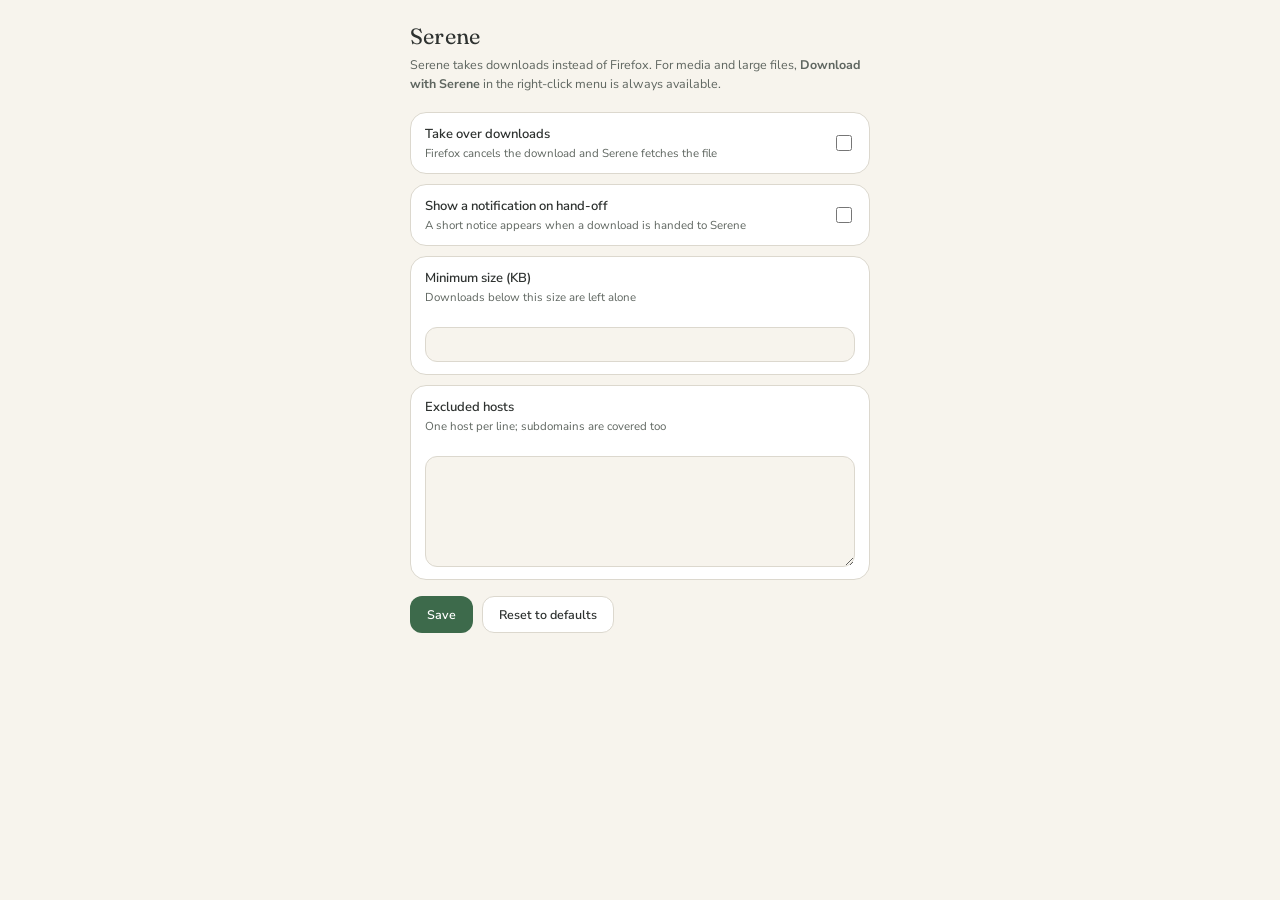
<file: extension/options.html>
<!DOCTYPE html>
<html lang="en">
  <head>
    <meta charset="utf-8" />
    <title data-i18n="optionsTitle">Serene settings</title>
    <link rel="stylesheet" href="options.css" />
  </head>
  <body>
    <main>
      <h1>Serene</h1>
      <p class="lead" data-i18n-html="optionsLead">
        Serene takes downloads instead of Firefox. For media and large files,
        <strong>Download with Serene</strong> in the right-click menu is always
        available.
      </p>

      <label class="row">
        <span class="row__text">
          <span class="row__title" data-i18n="optionsTakeoverTitle">Take over downloads</span>
          <span class="row__hint" data-i18n="optionsTakeoverHint">Firefox cancels the download and Serene fetches the file</span>
        </span>
        <input id="takeover" type="checkbox" />
      </label>

      <label class="row">
        <span class="row__text">
          <span class="row__title" data-i18n="optionsNotifyTitle">Show a notification on hand-off</span>
          <span class="row__hint" data-i18n="optionsNotifyHint">A short notice appears when a download is handed to Serene</span>
        </span>
        <input id="notify" type="checkbox" />
      </label>

      <label class="row row--stacked">
        <span class="row__text">
          <span class="row__title" data-i18n="optionsMinSizeTitle">Minimum size (KB)</span>
          <span class="row__hint" data-i18n="optionsMinSizeHint">Downloads below this size are left alone</span>
        </span>
        <input id="min-size" type="number" min="0" max="102400" step="64" />
      </label>

      <label class="row row--stacked">
        <span class="row__text">
          <span class="row__title" data-i18n="optionsExcludedTitle">Excluded hosts</span>
          <span class="row__hint" data-i18n="optionsExcludedHint">One host per line; subdomains are covered too</span>
        </span>
        <textarea id="excluded" rows="5" spellcheck="false"></textarea>
      </label>

      <footer>
        <button id="save" type="button" class="primary" data-i18n="optionsSave">Save</button>
        <button id="reset" type="button" class="ghost" data-i18n="optionsReset">Reset to defaults</button>
        <span id="status" class="status"></span>
      </footer>
    </main>

    <script src="i18n.js"></script>
    <script src="options.js"></script>
  </body>
</html>
</file>
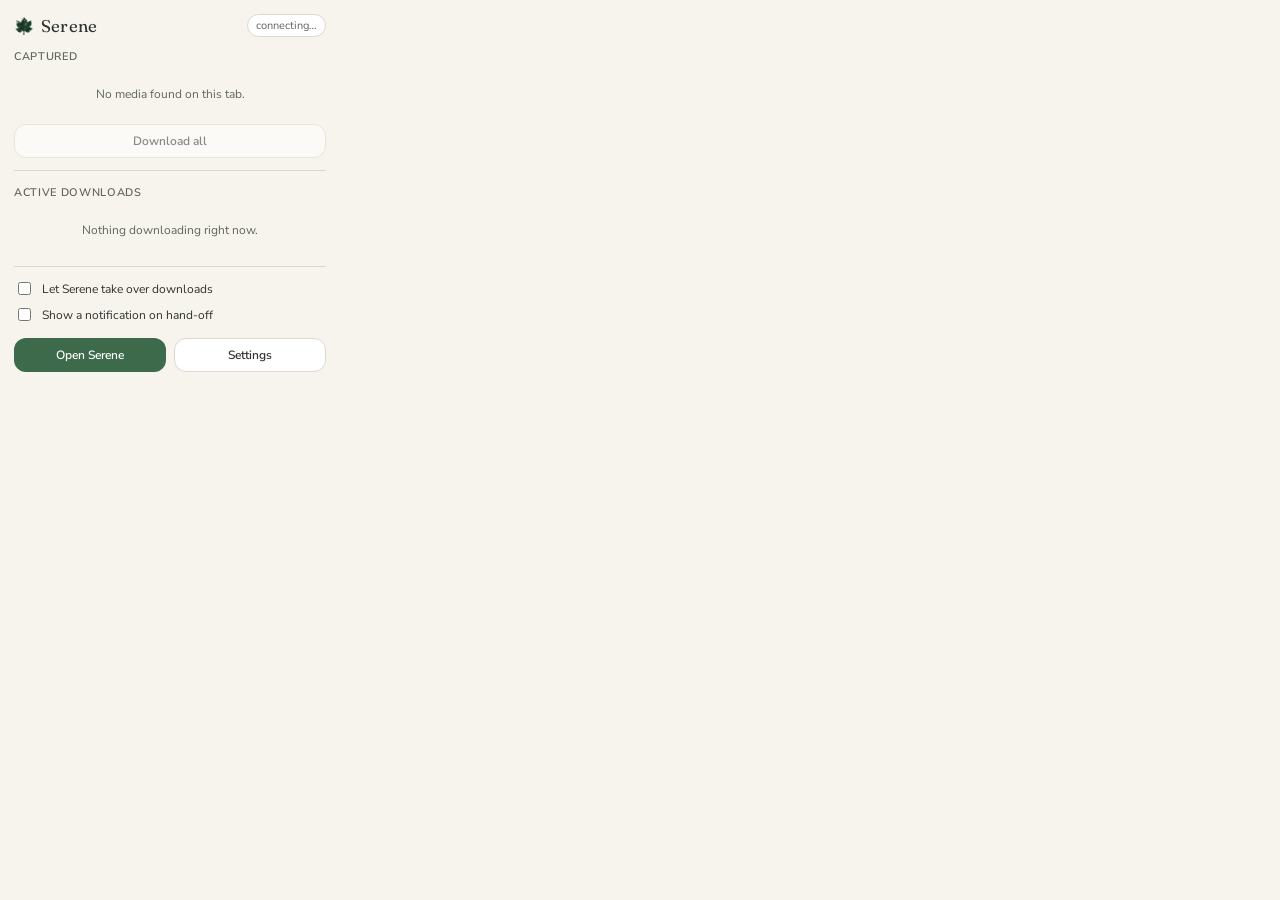
<file: extension/popup.html>
<!DOCTYPE html>
<html lang="en">
  <head>
    <meta charset="utf-8" />
    <title>Serene</title>
    <link rel="stylesheet" href="popup.css" />
  </head>
  <body>
    <header>
      <div class="brand">
        <img src="icons/48x48.png" alt="" width="20" height="20" />
        <span>Serene</span>
      </div>
      <span id="status" class="status status--unknown" data-i18n="popupStatusConnecting">connecting…</span>
    </header>

    <section id="candidate-section">
      <div class="section-head">
        <h2 data-i18n="popupCandidatesTitle">Captured</h2>
        <span id="candidate-count" class="count"></span>
      </div>
      <ul id="candidate-list" class="tasks"></ul>
      <p id="candidates-empty" class="empty" data-i18n="popupCandidatesEmpty">No media found on this tab.</p>
      <button id="download-all" type="button" class="ghost wide" disabled data-i18n="popupDownloadAll">Download all</button>
    </section>

    <section id="active-section">
      <h2 data-i18n="popupActiveTitle">Active downloads</h2>
      <ul id="task-list" class="tasks"></ul>
      <p id="empty" class="empty" data-i18n="popupActiveEmpty">Nothing downloading right now.</p>
    </section>

    <section class="controls">
      <label class="toggle">
        <input id="takeover" type="checkbox" />
        <span data-i18n="popupTakeoverLabel">Let Serene take over downloads</span>
      </label>
      <label class="toggle">
        <input id="notify" type="checkbox" />
        <span data-i18n="popupNotifyLabel">Show a notification on hand-off</span>
      </label>
    </section>

    <footer>
      <button id="open-app" type="button" class="primary" data-i18n="popupOpenApp">Open Serene</button>
      <button id="open-options" type="button" class="ghost" data-i18n="popupOpenOptions">Settings</button>
    </footer>

    <script src="i18n.js"></script>
    <script src="popup.js"></script>
  </body>
</html>
</file>
<file: extension/options.css>
/* Serene eklenti ayarlar sayfasi.
 *
 * Palet, radius ve tipografi popup.css ve uygulamayla (theme.dart) ortaktir.
 * Fontlar `scripts/make_extension_fonts.py` ile uretilen woff2 dosyalarindan
 * gelir.
 */

@font-face { font-family: "Fraunces"; src: url("fonts/fraunces-regular.woff2") format("woff2"); font-weight: 400; font-display: swap; }
@font-face { font-family: "Nunito Sans"; src: url("fonts/nunito-regular.woff2") format("woff2"); font-weight: 400; font-display: swap; }
@font-face { font-family: "Nunito Sans"; src: url("fonts/nunito-semibold.woff2") format("woff2"); font-weight: 600; font-display: swap; }
@font-face { font-family: "Nunito Sans"; src: url("fonts/nunito-bold.woff2") format("woff2"); font-weight: 700; font-display: swap; }

:root {
  --bg: #f7f4ed;
  --surface: #ffffff;
  --on-surface: #2e3230;
  --secondary: #5f6660;
  --primary: #3d6a4b;
  --on-primary: #ffffff;
  --outline: #dcd8ce;
  --font-body: "Nunito Sans", "Segoe UI", system-ui, sans-serif;
  --font-head: "Fraunces", Georgia, "Times New Roman", serif;
  --radius-card: 24px;
  --radius-tile: 16px;
  --radius-field: 12px;
  --radius-pill: 999px;
}

@media (prefers-color-scheme: dark) {
  :root {
    --bg: #161815;
    --surface: #212420;
    --on-surface: #e5e4db;
    --secondary: #b7bbb0;
    --primary: #5a8f68;
    --on-primary: #0b2013;
    --outline: #3f433b;
  }
}

* {
  box-sizing: border-box;
}

body {
  margin: 0;
  padding: 22px;
  font-family: var(--font-body);
  font-size: 13.5px;
  color: var(--on-surface);
  background: var(--bg);
}

main {
  max-width: 460px;
  margin: 0 auto;
}

h1 {
  margin: 0 0 6px;
  font-family: var(--font-head);
  font-weight: 400;
  font-size: 22px;
  letter-spacing: 0.01em;
}

.lead {
  margin: 0 0 18px;
  color: var(--secondary);
  font-size: 12.5px;
  line-height: 1.5;
}

.row {
  display: flex;
  align-items: center;
  justify-content: space-between;
  gap: 14px;
  background: var(--surface);
  border: 1px solid var(--outline);
  border-radius: var(--radius-tile);
  padding: 12px 14px;
  margin-bottom: 10px;
}

.row--stacked {
  flex-direction: column;
  align-items: stretch;
}

.row__text {
  display: flex;
  flex-direction: column;
  gap: 2px;
}

.row__title {
  font-weight: 600;
  font-size: 13px;
}

.row__hint {
  font-size: 11.5px;
  color: var(--secondary);
}

input[type="checkbox"] {
  width: 16px;
  height: 16px;
  accent-color: var(--primary);
  cursor: pointer;
  flex-shrink: 0;
}

input[type="number"],
textarea {
  font-family: inherit;
  font-size: 12.5px;
  padding: 8px 10px;
  border: 1px solid var(--outline);
  border-radius: var(--radius-field);
  background: var(--bg);
  color: var(--on-surface);
  width: 100%;
  margin-top: 8px;
}

textarea {
  resize: vertical;
  line-height: 1.5;
}

footer {
  display: flex;
  align-items: center;
  gap: 9px;
  margin-top: 16px;
}

button {
  padding: 9px 16px;
  border-radius: var(--radius-field);
  font-size: 12.5px;
  font-weight: 600;
  font-family: inherit;
  cursor: pointer;
  border: 1px solid transparent;
}

button.primary {
  background: var(--primary);
  color: var(--on-primary);
}

button.ghost {
  background: var(--surface);
  border-color: var(--outline);
  color: var(--on-surface);
}

.status {
  font-size: 12px;
  color: var(--primary);
}
</file>
<file: extension/popup.css>
/* Serene eklenti popup'i.
 *
 * Palet, radius ve tipografi uygulamayla (flutter_app/lib/src/theme.dart) ayni
 * tutulur; bir deger degisirse ikisini birlikte guncelle. Fontlar
 * `scripts/make_extension_fonts.py` ile uretilen woff2 dosyalarindan gelir.
 */

@font-face { font-family: "Fraunces"; src: url("fonts/fraunces-regular.woff2") format("woff2"); font-weight: 400; font-display: swap; }
@font-face { font-family: "Nunito Sans"; src: url("fonts/nunito-regular.woff2") format("woff2"); font-weight: 400; font-display: swap; }
@font-face { font-family: "Nunito Sans"; src: url("fonts/nunito-semibold.woff2") format("woff2"); font-weight: 600; font-display: swap; }
@font-face { font-family: "Nunito Sans"; src: url("fonts/nunito-bold.woff2") format("woff2"); font-weight: 700; font-display: swap; }

:root {
  --bg: #f7f4ed;
  --surface: #ffffff;
  --surface-2: #f2eee6;
  --on-surface: #2e3230;
  --secondary: #5f6660;
  --primary: #3d6a4b;
  --on-primary: #ffffff;
  --outline: #dcd8ce;
  --bad: #b83230;
  --bad-bg: #fce4e2;
  --bad-border: #e6c9c5;
  --ok-bg: #e5f0e7;
  --ok-border: #bcd2c9;
  --font-body: "Nunito Sans", "Segoe UI", system-ui, sans-serif;
  --font-head: "Fraunces", Georgia, "Times New Roman", serif;
  --radius-card: 24px;
  --radius-tile: 16px;
  --radius-field: 12px;
  --radius-pill: 999px;
}

/* Uygulama iki temayi da uretir; eklenti sistemi izler. */
@media (prefers-color-scheme: dark) {
  :root {
    --bg: #161815;
    --surface: #212420;
    --surface-2: #272a25;
    --on-surface: #e5e4db;
    --secondary: #b7bbb0;
    --primary: #5a8f68;
    --on-primary: #0b2013;
    --outline: #3f433b;
    --bad: #e8928e;
    --bad-bg: #5a2422;
    --bad-border: #7a3b38;
    --ok-bg: #2c4233;
    --ok-border: #3d5c48;
  }
}

* {
  box-sizing: border-box;
}

body {
  width: 340px;
  margin: 0;
  padding: 14px;
  font-family: var(--font-body);
  font-size: 13px;
  color: var(--on-surface);
  background: var(--bg);
}

header {
  display: flex;
  align-items: center;
  justify-content: space-between;
  margin-bottom: 12px;
}

.brand {
  display: flex;
  align-items: center;
  gap: 7px;
  font-family: var(--font-head);
  font-size: 17px;
  font-weight: 400;
  letter-spacing: 0.01em;
}

.status {
  font-size: 11px;
  padding: 3px 8px;
  border-radius: var(--radius-pill);
  background: var(--surface);
  border: 1px solid var(--outline);
  color: var(--secondary);
}

.status--ok {
  color: var(--primary);
  border-color: var(--ok-border);
  background: var(--ok-bg);
}

.status--bad {
  color: var(--bad);
  border-color: var(--bad-border);
  background: var(--bad-bg);
}

h2 {
  margin: 0 0 8px;
  font-size: 11px;
  text-transform: uppercase;
  letter-spacing: 0.06em;
  color: var(--secondary);
  font-weight: 600;
}

.section-head {
  display: flex;
  align-items: baseline;
  justify-content: space-between;
}

.section-head h2 {
  margin-bottom: 8px;
}

.count {
  font-size: 10.5px;
  color: var(--secondary);
}

#candidate-section {
  margin-bottom: 14px;
  padding-bottom: 12px;
  border-bottom: 1px solid var(--outline);
}

/* Yakalanan aday: tur rozeti, ad, "Indir" dugmesi ve alt satirda boyut/host. */
.candidate__head {
  display: flex;
  align-items: center;
  gap: 7px;
  margin-bottom: 5px;
}

.candidate__name {
  flex: 1;
  min-width: 0;
  font-size: 12px;
  font-weight: 600;
  overflow: hidden;
  text-overflow: ellipsis;
  white-space: nowrap;
}

.candidate__meta {
  font-size: 10.5px;
  color: var(--secondary);
  overflow: hidden;
  text-overflow: ellipsis;
  white-space: nowrap;
}

.kind {
  flex: 0 0 auto;
  font-size: 9.5px;
  font-weight: 700;
  letter-spacing: 0.04em;
  text-transform: uppercase;
  padding: 2px 6px;
  border-radius: var(--radius-pill);
  border: 1px solid var(--outline);
  background: var(--bg);
  color: var(--secondary);
}

.kind--hls {
  border-color: var(--ok-border);
  background: var(--ok-bg);
  color: var(--primary);
}

.kind--dash {
  border-color: #c9bcd2;
  background: #f0eaf2;
  color: #5d2f50;
}

button.mini {
  flex: 0 0 auto;
  padding: 3px 9px;
  border-radius: var(--radius-field);
  font-size: 11px;
  background: var(--surface);
  border: 1px solid var(--outline);
  color: var(--on-surface);
}

button.wide {
  width: 100%;
  margin-top: 8px;
}

button.ghost:disabled {
  opacity: 0.55;
  cursor: default;
}

.tasks {
  list-style: none;
  margin: 0;
  padding: 0;
  display: flex;
  flex-direction: column;
  gap: 8px;
}

.task {
  background: var(--surface);
  border: 1px solid var(--outline);
  border-radius: var(--radius-tile);
  padding: 9px 10px;
}

.task__head {
  display: flex;
  align-items: baseline;
  justify-content: space-between;
  gap: 8px;
  margin-bottom: 7px;
}

.task__name {
  font-size: 12px;
  font-weight: 600;
  overflow: hidden;
  text-overflow: ellipsis;
  white-space: nowrap;
}

.task__meta {
  font-size: 10.5px;
  color: var(--secondary);
  white-space: nowrap;
}

.bar {
  height: 4px;
  border-radius: var(--radius-pill);
  background: var(--surface-2);
  overflow: hidden;
}

.bar__fill {
  height: 100%;
  width: 0;
  border-radius: var(--radius-pill);
  background: var(--primary);
  transition: width 0.3s ease;
}

.bar__fill--failed {
  background: var(--bad);
}

.bar__fill--completed {
  background: var(--primary);
}

.empty {
  margin: 0;
  padding: 14px 0;
  text-align: center;
  color: var(--secondary);
  font-size: 12px;
}

.controls {
  display: flex;
  flex-direction: column;
  gap: 7px;
  margin: 14px 0;
  padding-top: 12px;
  border-top: 1px solid var(--outline);
}

.toggle {
  display: flex;
  align-items: center;
  gap: 8px;
  cursor: pointer;
  font-size: 12px;
}

.toggle input {
  accent-color: var(--primary);
  cursor: pointer;
}

footer {
  display: flex;
  gap: 8px;
}

button {
  flex: 1;
  padding: 8px 10px;
  border-radius: var(--radius-field);
  font-size: 12px;
  font-weight: 600;
  cursor: pointer;
  font-family: inherit;
  border: 1px solid transparent;
}

button.primary {
  background: var(--primary);
  color: var(--on-primary);
}

button.primary:disabled {
  opacity: 0.6;
  cursor: default;
}

button.ghost {
  background: var(--surface);
  border-color: var(--outline);
  color: var(--on-surface);
}
</file>
